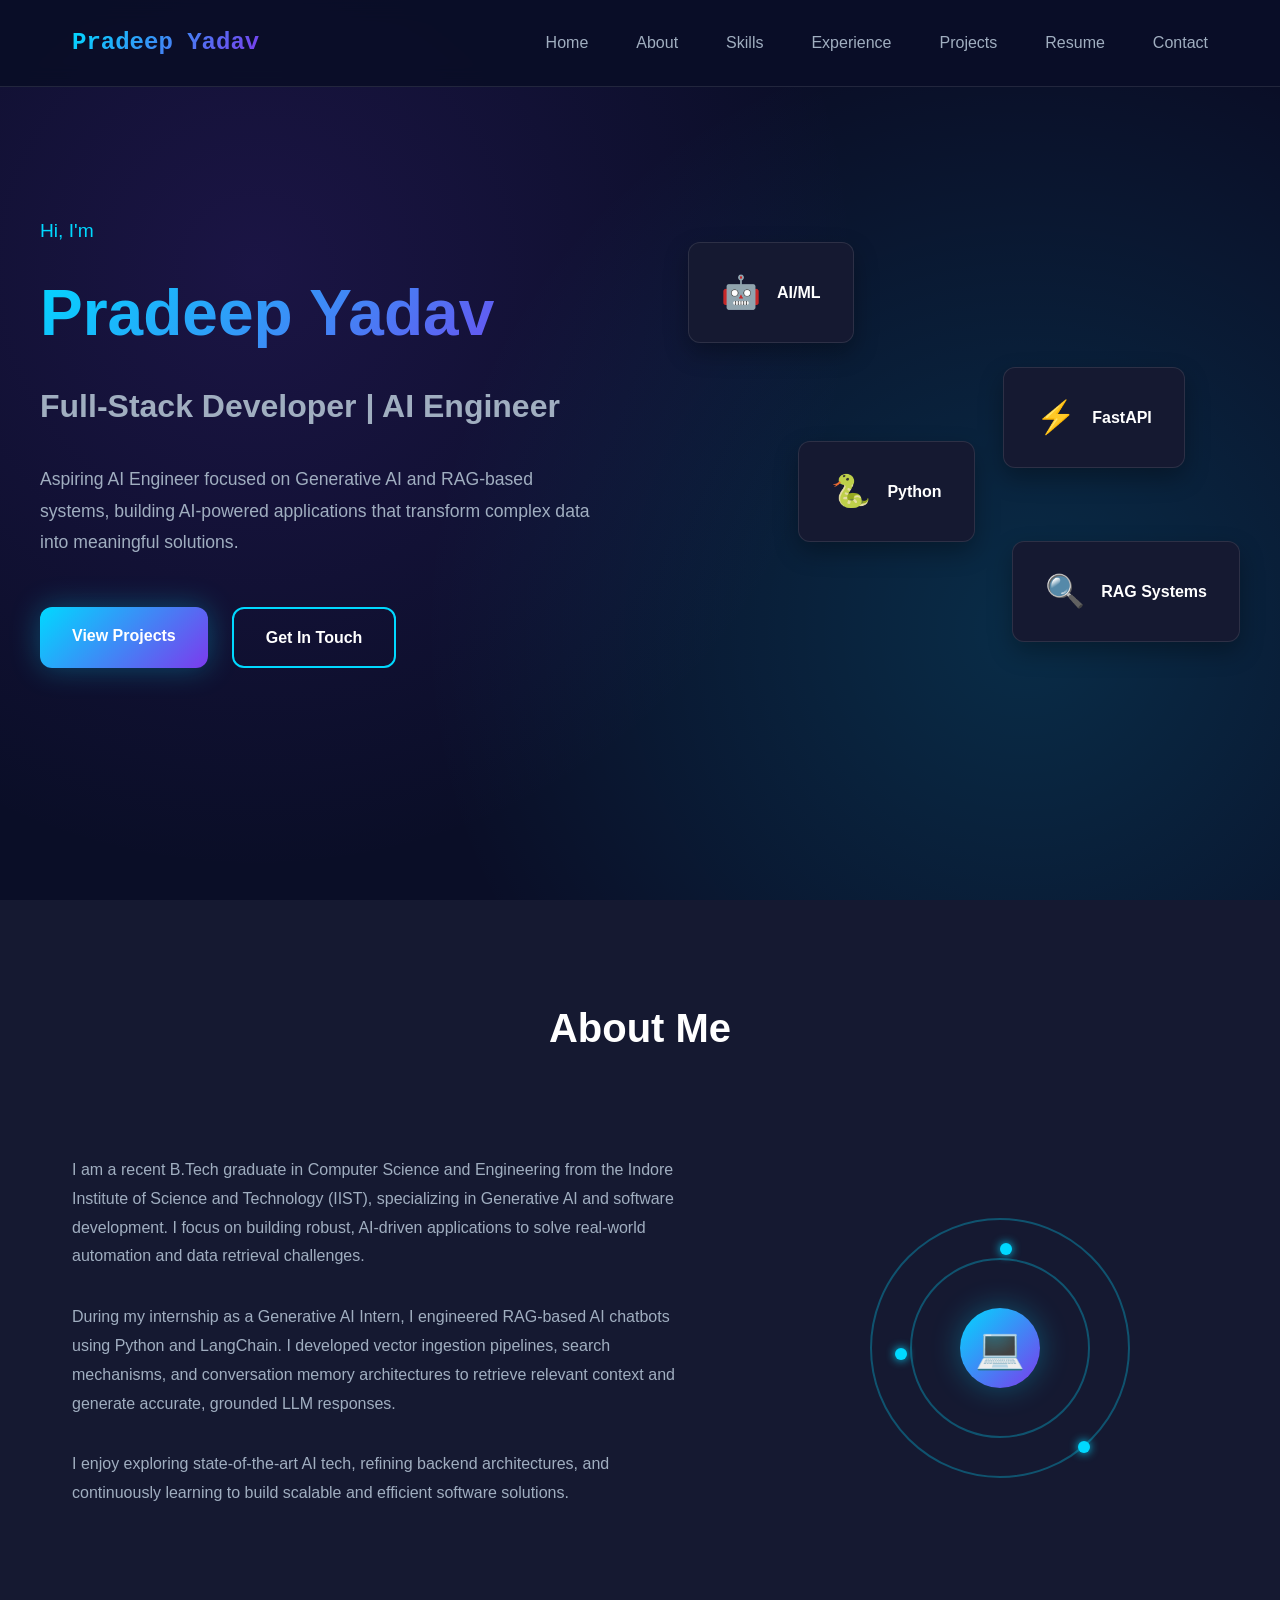
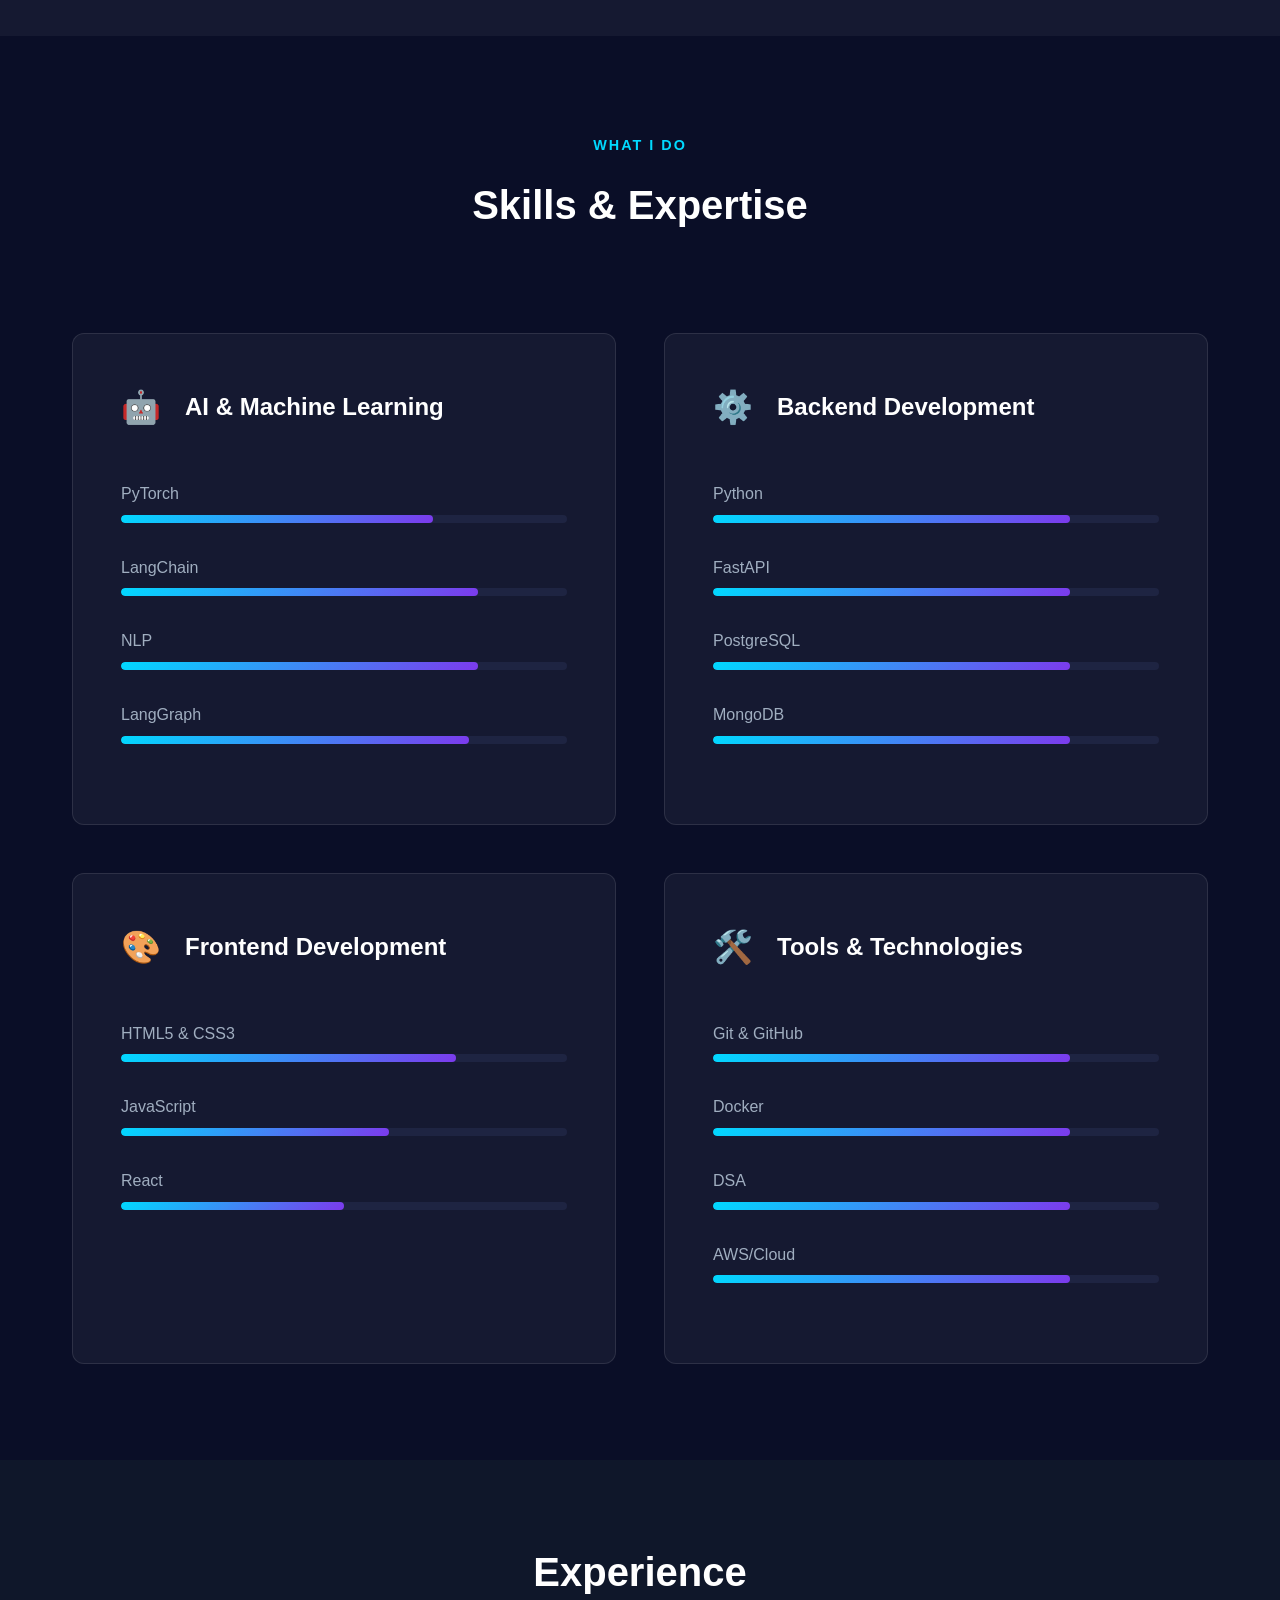
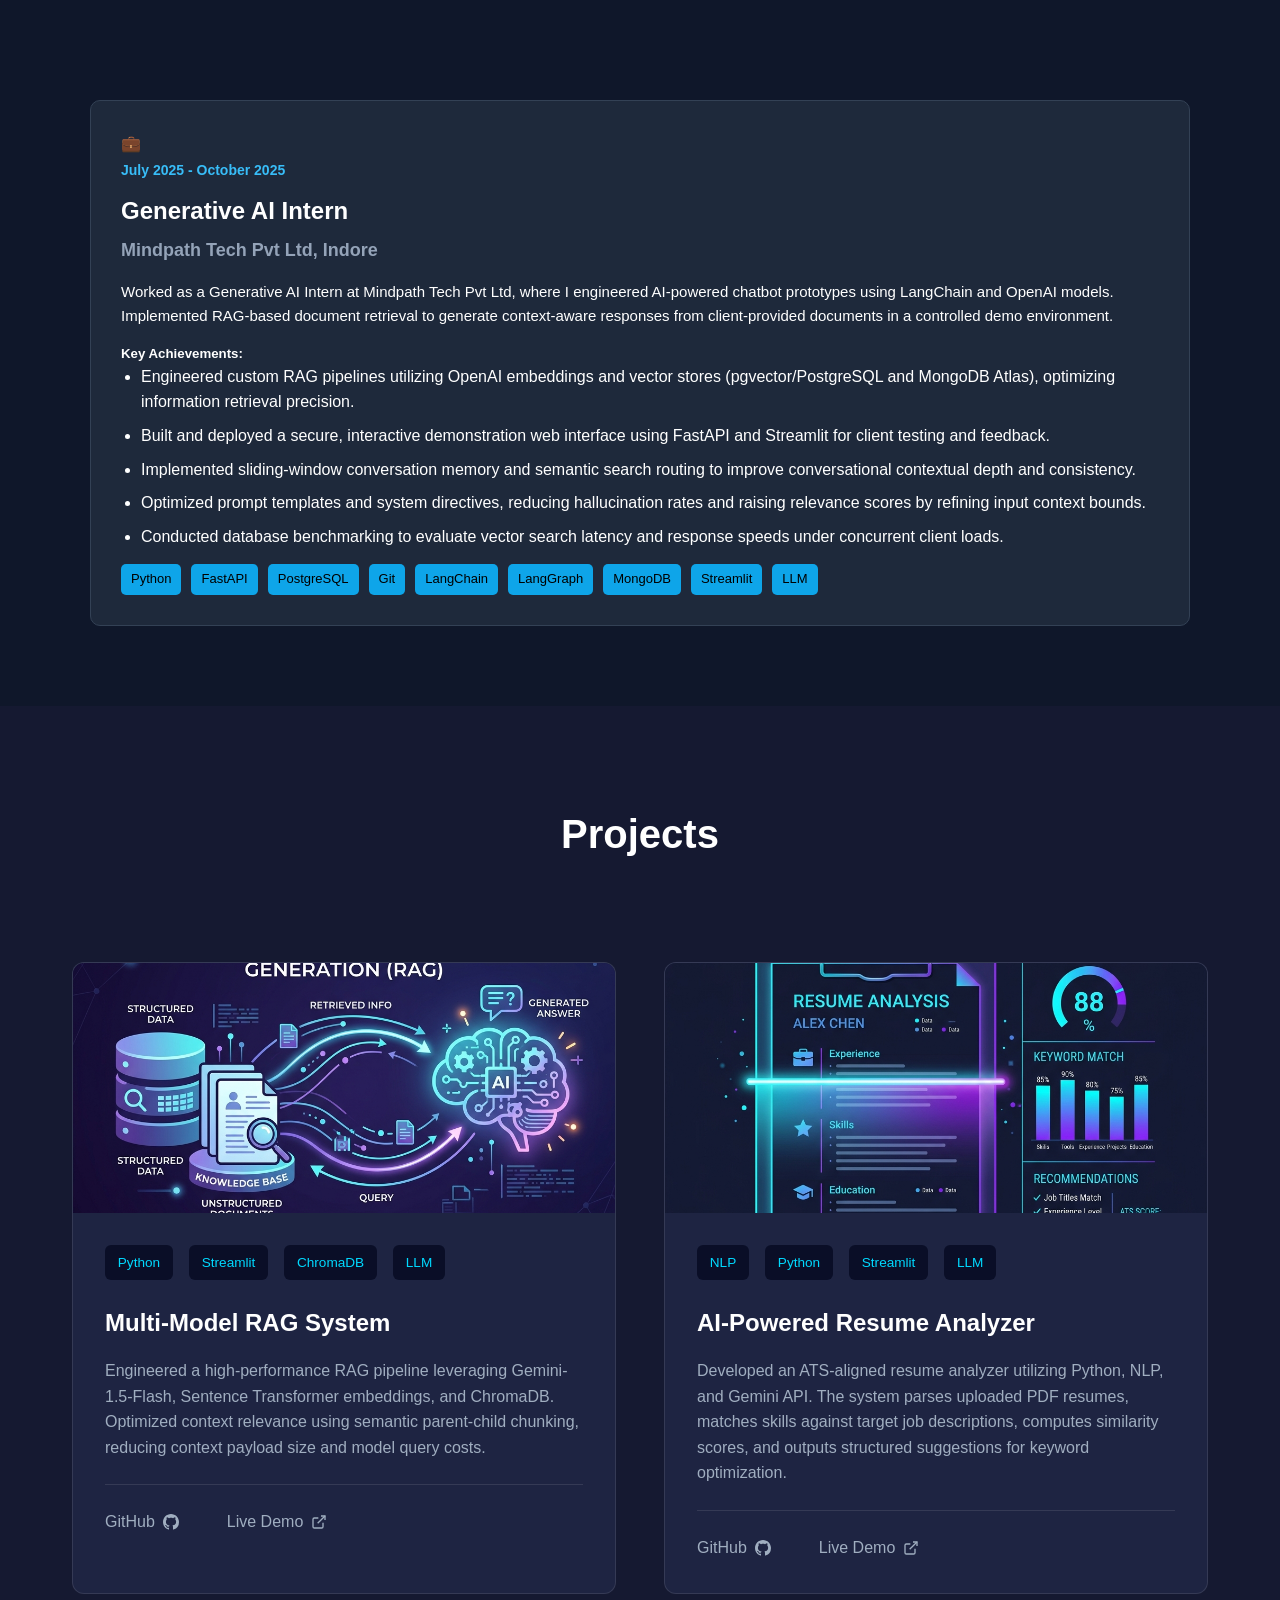
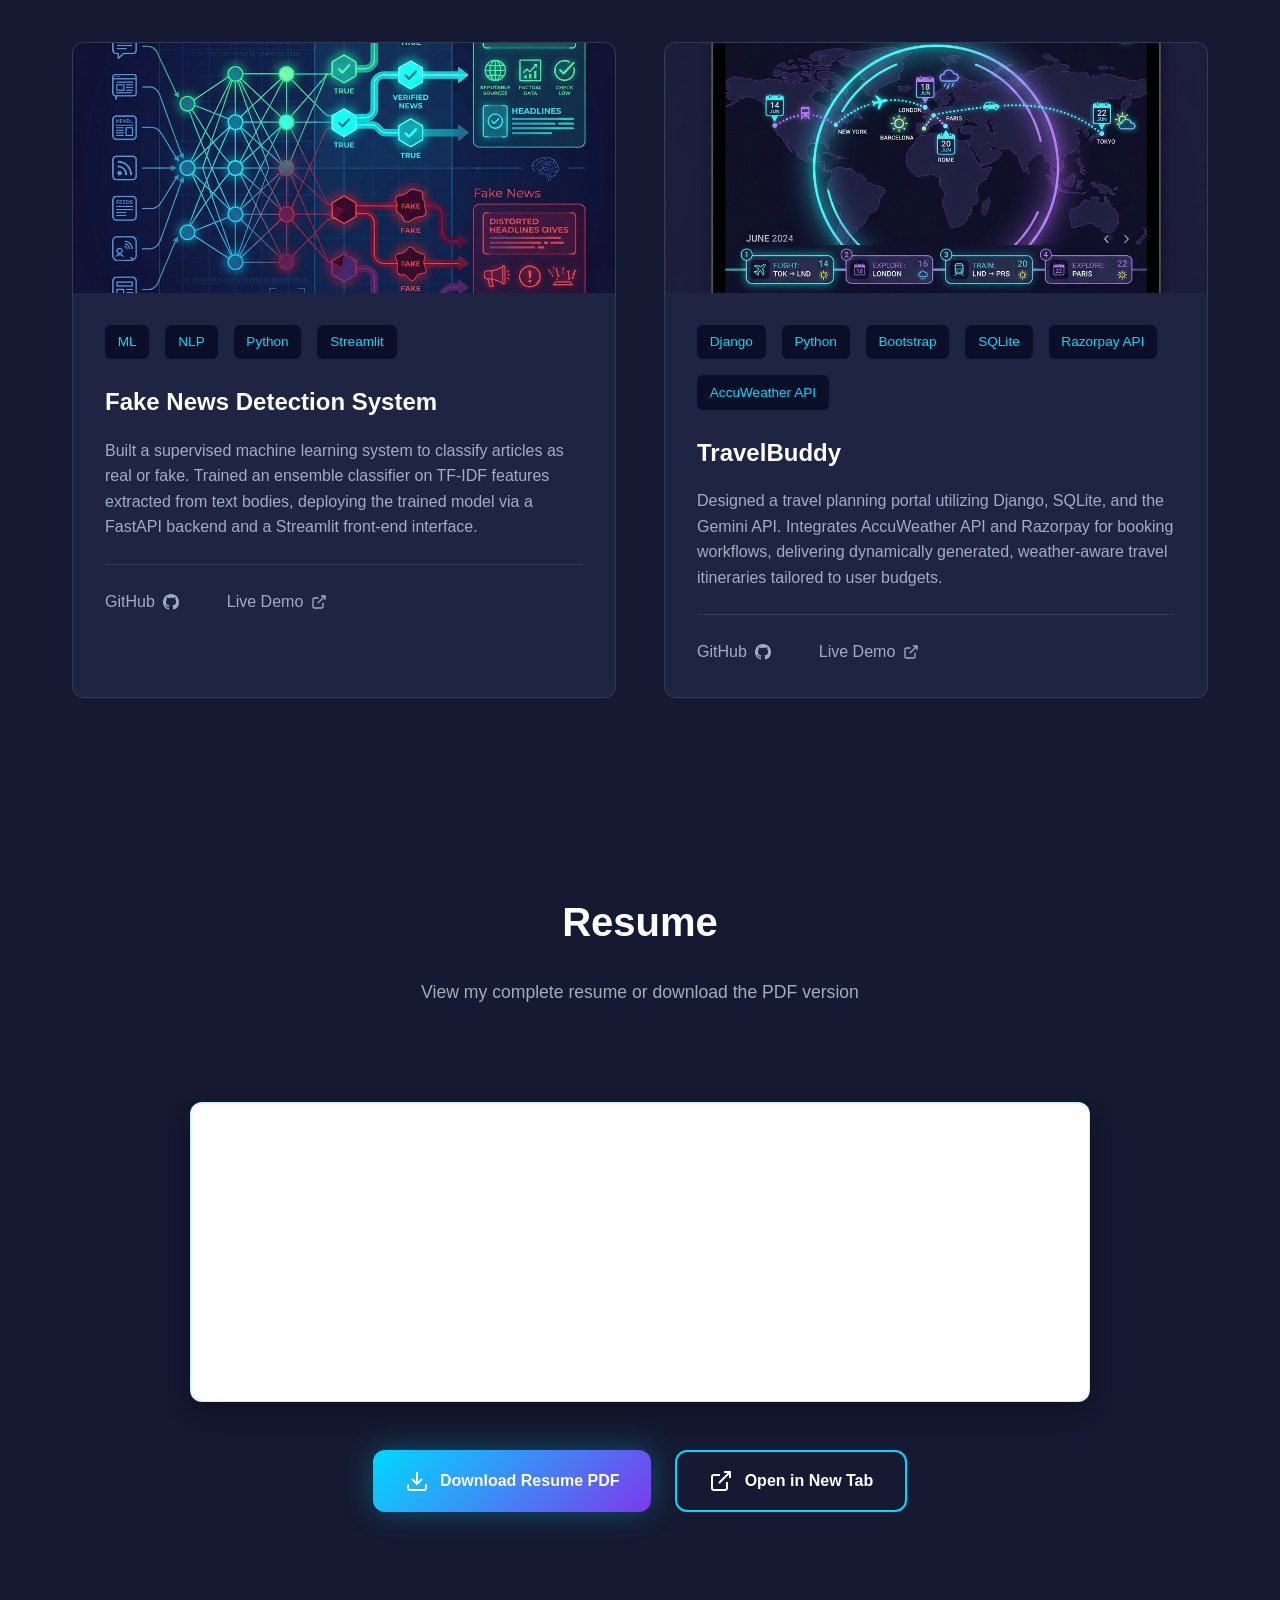
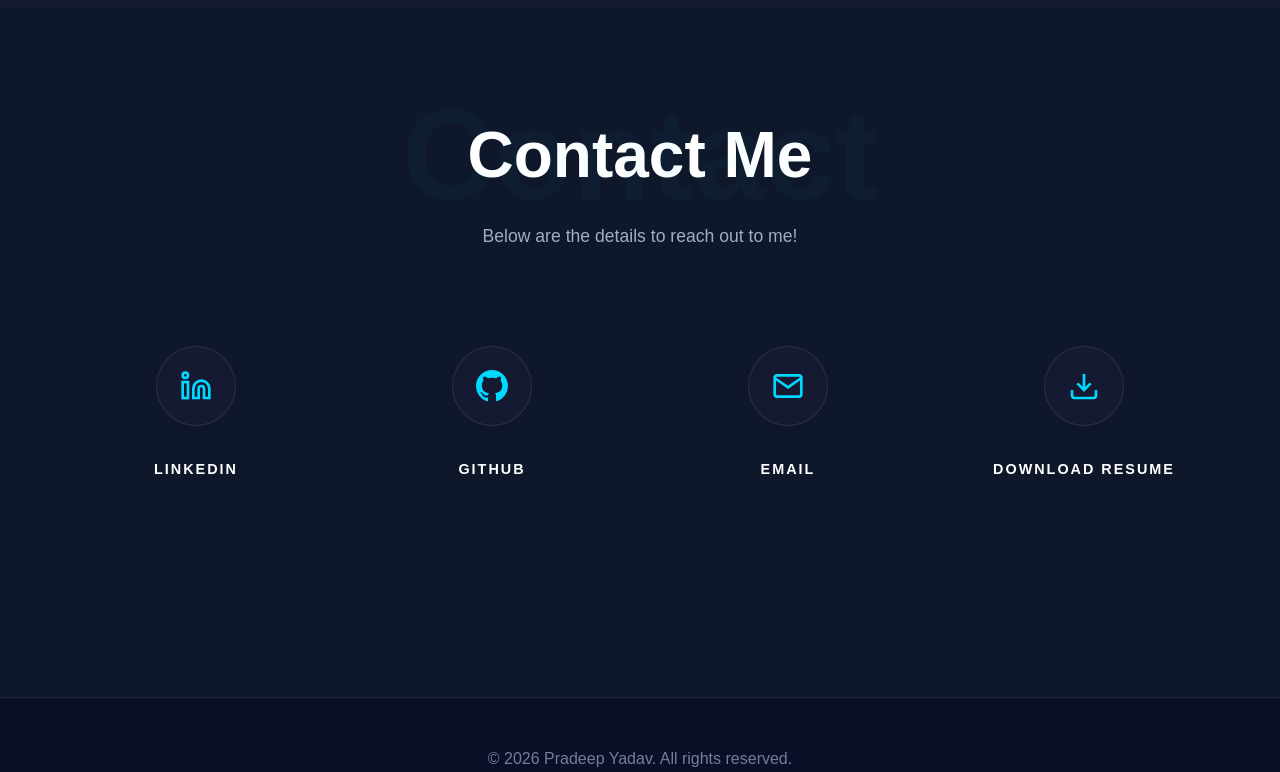
<file: index.html>
<!DOCTYPE html>
<html lang="en">

<head>
    <meta charset="UTF-8">
    <meta name="viewport" content="width=device-width, initial-scale=1.0">
    <meta name="description"
        content="Portfolio of a Full-Stack Developer specializing in AI/ML, Python, and Web Development">
    <meta name="author" content="Pradeep Yadav">
    <title>Pradeep Yadav - Portfolio</title>
    <link rel="stylesheet" href="style.css?v=2">
    <link rel="icon" type="image/png" href="favicon.png">

    <!-- Google tag (gtag.js) -->
    <script async src="https://www.googletagmanager.com/gtag/js?id="></script>
    <script>
      window.dataLayer = window.dataLayer || [];
      function gtag(){dataLayer.push(arguments);}
      gtag('js', new Date());

      gtag('config', 'G-W8RYNQ4T7K');
    </script>
</head>

<body>
    <!-- Navigation -->
    <nav class="navbar" id="navbar">
        <div class="container nav-container">
            <div class="logo">
                <a href="#home"><strong>Pradeep Yadav</strong></a>
            </div>
            <div class="nav-menu" id="navMenu">
                <ul class="nav-links">
                    <li><a href="#home" class="nav-link">Home</a></li>
                    <li><a href="#about" class="nav-link">About</a></li>
                    <li><a href="#skills" class="nav-link">Skills</a></li>
                    <li><a href="#experience" class="nav-link">Experience</a></li>
                    <li><a href="#projects" class="nav-link">Projects</a></li>
                    <li><a href="#resume" class="nav-link">Resume</a></li>
                    <li><a href="#contact" class="nav-link">Contact</a></li>
                </ul>
            </div>
            <div class="hamburger" id="hamburger">
                <span></span>
                <span></span>
                <span></span>
            </div>
        </div>
    </nav>

    <!-- Hero Section -->
    <section class="hero" id="home">
        <div class="hero-background"></div>
        <div class="container hero-content">
            <div class="hero-text">
                <p class="hero-greeting">Hi, I'm</p>
                <h1 class="hero-name">Pradeep Yadav</h1>
                <h2 class="hero-title">Full-Stack Developer | AI Engineer</h2>
                <p class="hero-description">
                    Aspiring AI Engineer focused on Generative AI and RAG-based systems,
                    building AI-powered applications that transform complex data
                    into meaningful solutions.
                </p>
                <div class="hero-buttons">
                    <a href="#projects" class="btn btn-primary">View Projects</a>
                    <a href="#contact" class="btn btn-secondary">Get In Touch</a>
                </div>
            </div>
            <div class="hero-visual">
                <div class="floating-card card-1">
                    <span class="card-icon">🤖</span>
                    <span>AI/ML</span>
                </div>
                <div class="floating-card card-2">
                    <span class="card-icon">⚡</span>
                    <span>FastAPI</span>
                </div>
                <div class="floating-card card-3">
                    <span class="card-icon">🐍</span>
                    <span>Python</span>
                </div>
                <div class="floating-card card-4">
                    <span class="card-icon">🔍</span>
                    <span>RAG Systems</span>
                </div>
            </div>
        </div>
        <div class="scroll-indicator">
        </div>
    </section>

    <!-- About Section -->
    <section class="about" id="about">
        <div class="container">
            <div class="section-header">
                <h2 class="section-title">About Me</h2>
            </div>
            <div class="about-content">
                <div class="about-text">
                    <p class="about-paragraph">
                        I am a recent B.Tech graduate in Computer Science and Engineering from the
                        Indore Institute of Science and Technology (IIST), specializing in
                        Generative AI and software development. I focus on building robust,
                        AI-driven applications to solve real-world automation and data retrieval challenges.
                    </p>

                    <p class="about-paragraph">
                        During my internship as a Generative AI Intern, I engineered
                        RAG-based AI chatbots using Python and LangChain. I developed vector ingestion
                        pipelines, search mechanisms, and conversation memory architectures to retrieve
                        relevant context and generate accurate, grounded LLM responses.
                    </p>

                    <p class="about-paragraph">
                        I enjoy exploring state-of-the-art AI tech, refining backend architectures,
                        and continuously learning to build scalable and efficient software solutions.
                    </p>
                </div>
                <div class="about-visual">
                    <div class="tech-orbit">
                        <div class="orbit-center">
                            <span class="center-icon">💻</span>
                        </div>
                        <div class="orbit-ring ring-1"></div>
                        <div class="orbit-ring ring-2"></div>
                        <div class="orbit-dot dot-1"></div>
                        <div class="orbit-dot dot-2"></div>
                        <div class="orbit-dot dot-3"></div>
                    </div>
                </div>
            </div>
        </div>
    </section>

    <!-- Skills Section -->
    <section class="skills" id="skills">
        <div class="container">
            <div class="section-header">
                <span class="section-label">What I Do</span>
                <h2 class="section-title">Skills & Expertise</h2>
            </div>
            <div class="skills-grid">
                <div class="skill-category">
                    <div class="category-header">
                        <span class="category-icon">🤖</span>
                        <h3>AI & Machine Learning</h3>
                    </div>
                    <ul class="skill-list">
                        <li class="skill-item">
                            <span class="skill-name">PyTorch</span>
                            <div class="skill-bar">
                                <div class="skill-progress" style="width: 70%"></div>
                            </div>
                        </li>
                        <li class="skill-item">
                            <span class="skill-name">LangChain</span>
                            <div class="skill-bar">
                                <div class="skill-progress" style="width: 80%"></div>
                            </div>
                        </li>
                        <li class="skill-item">
                            <span class="skill-name">NLP</span>
                            <div class="skill-bar">
                                <div class="skill-progress" style="width: 80%"></div>
                            </div>
                        </li>
                        <li class="skill-item">
                            <span class="skill-name">LangGraph</span>
                            <div class="skill-bar">
                                <div class="skill-progress" style="width: 78%"></div>
                            </div>
                        </li>
                    </ul>
                </div>
                <div class="skill-category">
                    <div class="category-header">
                        <span class="category-icon">⚙️</span>
                        <h3>Backend Development</h3>
                    </div>
                    <ul class="skill-list">
                        <li class="skill-item">
                            <span class="skill-name">Python</span>
                            <div class="skill-bar">
                                <div class="skill-progress" style="width: 80%"></div>
                            </div>
                        </li>
                        <li class="skill-item">
                            <span class="skill-name">FastAPI</span>
                            <div class="skill-bar">
                                <div class="skill-progress" style="width: 80%"></div>
                            </div>
                        </li>
                        <li class="skill-item">
                            <span class="skill-name">PostgreSQL</span>
                            <div class="skill-bar">
                                <div class="skill-progress" style="width: 80%"></div>
                            </div>
                        </li>
                        <li class="skill-item">
                            <span class="skill-name">MongoDB</span>
                            <div class="skill-bar">
                                <div class="skill-progress" style="width: 80%"></div>
                            </div>
                        </li>
                    </ul>
                </div>
                <div class="skill-category">
                    <div class="category-header">
                        <span class="category-icon">🎨</span>
                        <h3>Frontend Development</h3>
                    </div>
                    <ul class="skill-list">
                        <li class="skill-item">
                            <span class="skill-name">HTML5 & CSS3</span>
                            <div class="skill-bar">
                                <div class="skill-progress" style="width: 75%"></div>
                            </div>
                        </li>
                        <li class="skill-item">
                            <span class="skill-name">JavaScript</span>
                            <div class="skill-bar">
                                <div class="skill-progress" style="width: 60%"></div>
                            </div>
                        </li>
                        <li class="skill-item">
                            <span class="skill-name">React</span>
                            <div class="skill-bar">
                                <div class="skill-progress" style="width: 50%"></div>
                            </div>
                        </li>
                    </ul>
                </div>
                <div class="skill-category">
                    <div class="category-header">
                        <span class="category-icon">🛠️</span>
                        <h3>Tools & Technologies</h3>
                    </div>
                    <ul class="skill-list">
                        <li class="skill-item">
                            <span class="skill-name">Git & GitHub</span>
                            <div class="skill-bar">
                                <div class="skill-progress" style="width: 80%"></div>
                            </div>
                        </li>
                        <li class="skill-item">
                            <span class="skill-name">Docker</span>
                            <div class="skill-bar">
                                <div class="skill-progress" style="width: 80%"></div>
                            </div>
                        </li>
                        <li class="skill-item">
                            <span class="skill-name">DSA</span>
                            <div class="skill-bar">
                                <div class="skill-progress" style="width: 80%"></div>
                            </div>
                        </li>
                        <li class="skill-item">
                            <span class="skill-name">AWS/Cloud</span>
                            <div class="skill-bar">
                                <div class="skill-progress" style="width: 80%"></div>
                            </div>
                        </li>
                    </ul>
                </div>
            </div>
        </div>
    </section>

    <!-- Experience Section -->
    <section class="experience" id="experience">
        <div class="container">
            <div class="section-header">
                <h2 class="section-title">Experience</h2>
            </div>

            <div class="experience-card">
                <div class="experience-badge">
                    <span class="badge-icon">💼</span>
                </div>
                <div class="experience-content">
                    <span class="experience-date">July 2025 - October 2025</span>
                    <h3 class="experience-title">Generative AI Intern</h3>
                    <h4 class="experience-company">
                        <a href="https://www.linkedin.com/company/mindpath-technology-limited" target="_blank"
                            rel="noopener noreferrer">
                            Mindpath Tech Pvt Ltd, Indore
                        </a>
                    </h4>
                    <p class="experience-description">
                        Worked as a Generative AI Intern at Mindpath Tech Pvt Ltd, where I engineered
                        AI-powered chatbot prototypes using LangChain and OpenAI models.
                        Implemented RAG-based document retrieval to generate context-aware responses
                        from client-provided documents in a controlled demo environment.
                    </p>
                    <div class="experience-highlights">
                        <h5>Key Achievements:</h5>
                        <ul>
                            <li>Engineered custom RAG pipelines utilizing OpenAI embeddings and vector stores
                                (pgvector/PostgreSQL and MongoDB Atlas), optimizing information retrieval precision.
                            </li>
                            <li>Built and deployed a secure, interactive demonstration web interface using FastAPI and
                                Streamlit for client testing and feedback.</li>
                            <li>Implemented sliding-window conversation memory and semantic search routing to improve
                                conversational contextual depth and consistency.</li>
                            <li>Optimized prompt templates and system directives, reducing hallucination rates and
                                raising relevance scores by refining input context bounds.</li>
                            <li>Conducted database benchmarking to evaluate vector search latency and response speeds
                                under concurrent client loads.</li>
                        </ul>
                    </div>
                    <div class="experience-skills">
                        <span class="skill-tag">Python</span>
                        <span class="skill-tag">FastAPI</span>
                        <span class="skill-tag">PostgreSQL</span>
                        <span class="skill-tag">Git</span>
                        <span class="skill-tag">LangChain</span>
                        <span class="skill-tag">LangGraph</span>
                        <span class="skill-tag">MongoDB</span>
                        <span class="skill-tag">Streamlit</span>
                        <span class="skill-tag">LLM</span>
                    </div>
                </div>
            </div>
        </div>
    </section>

    <!-- Projects Section -->
    <section class="projects" id="projects">
        <div class="container">
            <div class="section-header">
                <h2 class="section-title">Projects</h2>
            </div>
            <div class="projects-grid">
                <article class="project-card">
                    <div class="project-image">
                        <img src="images/rag_system_cover.png" alt="Multi-Model RAG System" loading="lazy">
                        <div class="project-overlay">
                            <a href="https://github.com/Pradeepyadav999/multi_model_rag" class="project-link"
                                target="_blank">View
                                Project →</a>
                        </div>
                    </div>
                    <div class="project-content">
                        <div class="project-tags">
                            <span class="tag">Python</span>
                            <span class="tag">Streamlit</span>
                            <span class="tag">ChromaDB</span>
                            <span class="tag">LLM</span>
                        </div>
                        <h3 class="project-title">Multi-Model RAG System</h3>
                        <p class="project-description">
                            Engineered a high-performance RAG pipeline leveraging Gemini-1.5-Flash, Sentence Transformer
                            embeddings, and ChromaDB. Optimized context relevance using semantic parent-child chunking,
                            reducing context payload size and model query costs.
                        </p>
                        <div class="project-footer">
                            <a href="https://github.com/Pradeepyadav999/multi_model_rag" class="project-link-item" target="_blank">
                                <span>GitHub</span>
                                <svg width="16" height="16" viewBox="0 0 16 16" fill="currentColor">
                                    <path d="M8 0C3.58 0 0 3.58 0 8c0 3.54 2.29 6.53 5.47 7.59.4.07.55-.17.55-.38 0-.19-.01-.82-.01-1.49-2.01.37-2.53-.49-2.69-.94-.09-.23-.48-.94-.82-1.13-.28-.15-.68-.52-.01-.53.63-.01 1.08.58 1.23.82.72 1.21 1.87.87 2.33.66.07-.52.28-.87.51-1.07-1.78-.2-3.64-.89-3.64-3.95 0-.87.31-1.59.82-2.15-.08-.2-.36-1.02.08-2.12 0 0 .67-.21 2.2.82.64-.18 1.32-.27 2-.27.68 0 1.36.09 2 .27 1.53-1.04 2.2-.82 2.2-.82.44 1.1.16 1.92.08 2.12.51.56.82 1.27.82 2.15 0 3.07-1.87 3.75-3.65 3.95.29.25.54.73.54 1.48 0 1.07-.01 1.93-.01 2.2 0 .21.15.46.55.38A8.013 8.013 0 0016 8c0-4.42-3.58-8-8-8z" />
                                </svg>
                            </a>
                            <a href="#" class="project-link-item" target="_blank">
                                <span>Live Demo</span>
                                <svg width="16" height="16" viewBox="0 0 24 24" fill="none" stroke="currentColor" stroke-width="2">
                                    <path d="M18 13v6a2 2 0 0 1-2 2H5a2 2 0 0 1-2-2V8a2 2 0 0 1 2-2h6"></path>
                                    <polyline points="15 3 21 3 21 9"></polyline>
                                    <line x1="10" y1="14" x2="21" y2="3"></line>
                                </svg>
                            </a>
                        </div>
                    </div>
                </article>

                <article class="project-card">
                    <div class="project-image">
                        <img src="images/resume_analyzer_cover.png" alt="AI-Powered Resume Analyzer" loading="lazy">
                        <div class="project-overlay">
                            <a href="https://github.com/Pradeepyadav999/resumeAnalyser" class="project-link"
                                target="_blank">View Project →</a>
                        </div>
                    </div>
                    <div class="project-content">
                        <div class="project-tags">
                            <span class="tag">NLP</span>
                            <span class="tag">Python</span>
                            <span class="tag">Streamlit</span>
                            <span class="tag">LLM</span>
                        </div>
                        <h3 class="project-title">AI-Powered Resume Analyzer</h3>
                        <p class="project-description">
                            Developed an ATS-aligned resume analyzer utilizing Python, NLP, and Gemini API. The system
                            parses uploaded PDF resumes, matches skills against target job descriptions, computes
                            similarity scores, and outputs structured suggestions for keyword optimization.
                        </p>
                        <div class="project-footer">
                            <a href="https://github.com/Pradeepyadav999/resumeAnalyser" class="project-link-item" target="_blank">
                                <span>GitHub</span>
                                <svg width="16" height="16" viewBox="0 0 16 16" fill="currentColor">
                                    <path d="M8 0C3.58 0 0 3.58 0 8c0 3.54 2.29 6.53 5.47 7.59.4.07.55-.17.55-.38 0-.19-.01-.82-.01-1.49-2.01.37-2.53-.49-2.69-.94-.09-.23-.48-.94-.82-1.13-.28-.15-.68-.52-.01-.53.63-.01 1.08.58 1.23.82.72 1.21 1.87.87 2.33.66.07-.52.28-.87.51-1.07-1.78-.2-3.64-.89-3.64-3.95 0-.87.31-1.59.82-2.15-.08-.2-.36-1.02.08-2.12 0 0 .67-.21 2.2.82.64-.18 1.32-.27 2-.27.68 0 1.36.09 2 .27 1.53-1.04 2.2-.82 2.2-.82.44 1.1.16 1.92.08 2.12.51.56.82 1.27.82 2.15 0 3.07-1.87 3.75-3.65 3.95.29.25.54.73.54 1.48 0 1.07-.01 1.93-.01 2.2 0 .21.15.46.55.38A8.013 8.013 0 0016 8c0-4.42-3.58-8-8-8z" />
                                </svg>
                            </a>
                            <a href="#" class="project-link-item" target="_blank">
                                <span>Live Demo</span>
                                <svg width="16" height="16" viewBox="0 0 24 24" fill="none" stroke="currentColor" stroke-width="2">
                                    <path d="M18 13v6a2 2 0 0 1-2 2H5a2 2 0 0 1-2-2V8a2 2 0 0 1 2-2h6"></path>
                                    <polyline points="15 3 21 3 21 9"></polyline>
                                    <line x1="10" y1="14" x2="21" y2="3"></line>
                                </svg>
                            </a>
                        </div>
                    </div>
                </article>

                <article class="project-card">
                    <div class="project-image">
                        <img src="images/fake_news_cover.png" alt="Fake News Detection System" loading="lazy">
                        <div class="project-overlay">
                            <a href="https://github.com/Pradeepyadav999/fake_news_detection" class="project-link"
                                target="_blank">View Project →</a>
                        </div>
                    </div>
                    <div class="project-content">
                        <div class="project-tags">
                            <span class="tag">ML</span>
                            <span class="tag">NLP</span>
                            <span class="tag">Python</span>
                            <span class="tag">Streamlit</span>
                        </div>
                        <h3 class="project-title">Fake News Detection System</h3>
                        <p class="project-description">
                            Built a supervised machine learning system to classify articles as real or fake. Trained an
                            ensemble classifier on TF-IDF features extracted from text bodies, deploying the trained
                            model via a FastAPI backend and a Streamlit front-end interface.
                        </p>
                        <div class="project-footer">
                            <a href="https://github.com/Pradeepyadav999/fake_news_detection" class="project-link-item" target="_blank">
                                <span>GitHub</span>
                                <svg width="16" height="16" viewBox="0 0 16 16" fill="currentColor">
                                    <path d="M8 0C3.58 0 0 3.58 0 8c0 3.54 2.29 6.53 5.47 7.59.4.07.55-.17.55-.38 0-.19-.01-.82-.01-1.49-2.01.37-2.53-.49-2.69-.94-.09-.23-.48-.94-.82-1.13-.28-.15-.68-.52-.01-.53.63-.01 1.08.58 1.23.82.72 1.21 1.87.87 2.33.66.07-.52.28-.87.51-1.07-1.78-.2-3.64-.89-3.64-3.95 0-.87.31-1.59.82-2.15-.08-.2-.36-1.02.08-2.12 0 0 .67-.21 2.2.82.64-.18 1.32-.27 2-.27.68 0 1.36.09 2 .27 1.53-1.04 2.2-.82 2.2-.82.44 1.1.16 1.92.08 2.12.51.56.82 1.27.82 2.15 0 3.07-1.87 3.75-3.65 3.95.29.25.54.73.54 1.48 0 1.07-.01 1.93-.01 2.2 0 .21.15.46.55.38A8.013 8.013 0 0016 8c0-4.42-3.58-8-8-8z" />
                                </svg>
                            </a>
                            <a href="#" class="project-link-item" target="_blank">
                                <span>Live Demo</span>
                                <svg width="16" height="16" viewBox="0 0 24 24" fill="none" stroke="currentColor" stroke-width="2">
                                    <path d="M18 13v6a2 2 0 0 1-2 2H5a2 2 0 0 1-2-2V8a2 2 0 0 1 2-2h6"></path>
                                    <polyline points="15 3 21 3 21 9"></polyline>
                                    <line x1="10" y1="14" x2="21" y2="3"></line>
                                </svg>
                            </a>
                        </div>
                    </div>
                </article>

                <article class="project-card">
                    <div class="project-image">
                        <img src="images/travel_buddy_cover.png" alt="TravelBuddy" loading="lazy">
                        <div class="project-overlay">
                            <a href="https://github.com/Pradeepyadav999" class="project-link" target="_blank">View
                                Project →</a>
                        </div>
                    </div>
                    <div class="project-content">
                        <div class="project-tags">
                            <span class="tag">Django</span>
                            <span class="tag">Python</span>
                            <span class="tag">Bootstrap</span>
                            <span class="tag">SQLite</span>
                            <span class="tag">Razorpay API</span>
                            <span class="tag">AccuWeather API</span>
                        </div>
                        <h3 class="project-title">TravelBuddy</h3>
                        <p class="project-description">
                            Designed a travel planning portal utilizing Django, SQLite, and the Gemini API. Integrates
                            AccuWeather API and Razorpay for booking workflows, delivering dynamically generated,
                            weather-aware travel itineraries tailored to user budgets.
                        </p>
                        <div class="project-footer">
                            <a href="https://github.com/Pradeepyadav999" class="project-link-item" target="_blank">
                                <span>GitHub</span>
                                <svg width="16" height="16" viewBox="0 0 16 16" fill="currentColor">
                                    <path d="M8 0C3.58 0 0 3.58 0 8c0 3.54 2.29 6.53 5.47 7.59.4.07.55-.17.55-.38 0-.19-.01-.82-.01-1.49-2.01.37-2.53-.49-2.69-.94-.09-.23-.48-.94-.82-1.13-.28-.15-.68-.52-.01-.53.63-.01 1.08.58 1.23.82.72 1.21 1.87.87 2.33.66.07-.52.28-.87.51-1.07-1.78-.2-3.64-.89-3.64-3.95 0-.87.31-1.59.82-2.15-.08-.2-.36-1.02.08-2.12 0 0 .67-.21 2.2.82.64-.18 1.32-.27 2-.27.68 0 1.36.09 2 .27 1.53-1.04 2.2-.82 2.2-.82.44 1.1.16 1.92.08 2.12.51.56.82 1.27.82 2.15 0 3.07-1.87 3.75-3.65 3.95.29.25.54.73.54 1.48 0 1.07-.01 1.93-.01 2.2 0 .21.15.46.55.38A8.013 8.013 0 0016 8c0-4.42-3.58-8-8-8z" />
                                </svg>
                            </a>
                            <a href="#" class="project-link-item" target="_blank">
                                <span>Live Demo</span>
                                <svg width="16" height="16" viewBox="0 0 24 24" fill="none" stroke="currentColor" stroke-width="2">
                                    <path d="M18 13v6a2 2 0 0 1-2 2H5a2 2 0 0 1-2-2V8a2 2 0 0 1 2-2h6"></path>
                                    <polyline points="15 3 21 3 21 9"></polyline>
                                    <line x1="10" y1="14" x2="21" y2="3"></line>
                                </svg>
                            </a>
                        </div>
                    </div>
                </article>
            </div>
        </div>
    </section>

    <!-- Resume Section -->
    <section class="resume-section" id="resume">
        <div class="container">
            <div class="section-header">
                <h2 class="section-title">Resume</h2>
                <p class="section-description">View my complete resume or download the PDF version</p>
            </div>

            <div class="resume-viewer-container">
                <!-- Resume Viewer -->
                <div class="resume-viewer">
                    <iframe src="./Pradeep_Resume.pdf#toolbar=0" class="resume-pdf-viewer"></iframe>
                </div>

                <!-- Actions -->
                <div class="resume-actions">
                    <a href="./Pradeep_Resume.pdf" download class="btn-download-resume">
                        <svg width="24" height="24" viewBox="0 0 24 24" fill="none" stroke="currentColor"
                            stroke-width="2">
                            <path d="M21 15v4a2 2 0 0 1-2 2H5a2 2 0 0 1-2-2v-4"></path>
                            <polyline points="7 10 12 15 17 10"></polyline>
                            <line x1="12" y1="15" x2="12" y2="3"></line>
                        </svg>
                        Download Resume PDF
                    </a>
                    <a href="./resume.html" target="_blank" class="btn-open-resume">
                        <svg width="24" height="24" viewBox="0 0 24 24" fill="none" stroke="currentColor"
                            stroke-width="2">
                            <path d="M18 13v6a2 2 0 0 1-2 2H5a2 2 0 0 1-2-2V8a2 2 0 0 1 2-2h6"></path>
                            <polyline points="15 3 21 3 21 9"></polyline>
                            <line x1="10" y1="14" x2="21" y2="3"></line>
                        </svg>
                        Open in New Tab
                    </a>
                </div>
            </div>
        </div>
    </section>

    <!-- Contact Section -->
    <section class="contact" id="contact">
        <div class="container">
            <!-- Section Header -->
            <div class="contact-header">
                <h2 class="contact-title">Contact Me</h2>
                <p class="contact-subtitle">Below are the details to reach out to me!</p>
            </div>

            <!-- Contact Cards Grid -->
            <div class="contact-cards">
                <a href="https://linkedin.com/in/pradeep-yadav-30279a260" target="_blank" class="contact-card">
                    <div class="contact-icon">
                        <svg width="32" height="32" viewBox="0 0 24 24" fill="none" stroke="currentColor"
                            stroke-width="2">
                            <path d="M16 8a6 6 0 0 1 6 6v7h-4v-7a2 2 0 0 0-4 0v7h-4v-7a6 6 0 0 1 6-6z"></path>
                            <rect x="2" y="9" width="4" height="12"></rect>
                            <circle cx="4" cy="4" r="2"></circle>
                        </svg>
                    </div>
                    <h3 class="contact-card-title">LINKEDIN</h3>
                </a>

                <!-- Github -->
                <a href="https://github.com/Pradeepyadav999" target="_blank" class="contact-card">
                    <div class="contact-icon">
                        <svg width="32" height="32" viewBox="0 0 16 16" fill="currentColor">
                            <path
                                d="M8 0C3.58 0 0 3.58 0 8c0 3.54 2.29 6.53 5.47 7.59.4.07.55-.17.55-.38 0-.19-.01-.82-.01-1.49-2.01.37-2.53-.49-2.69-.94-.09-.23-.48-.94-.82-1.13-.28-.15-.68-.52-.01-.53.63-.01 1.08.58 1.23.82.72 1.21 1.87.87 2.33.66.07-.52.28-.87.51-1.07-1.78-.2-3.64-.89-3.64-3.95 0-.87.31-1.59.82-2.15-.08-.2-.36-1.02.08-2.12 0 0 .67-.21 2.2.82.64-.18 1.32-.27 2-.27.68 0 1.36.09 2 .27 1.53-1.04 2.2-.82 2.2-.82.44 1.1.16 1.92.08 2.12.51.56.82 1.27.82 2.15 0 3.07-1.87 3.75-3.65 3.95.29.25.54.73.54 1.48 0 1.07-.01 1.93-.01 2.2 0 .21.15.46.55.38A8.013 8.013 0 0016 8c0-4.42-3.58-8-8-8z" />
                        </svg>
                    </div>
                    <h3 class="contact-card-title">GITHUB</h3>
                </a>


                <!-- Email Card -->
                <a href="mailto:pradeepyadav1650209@gmail.com" class="contact-card">
                    <div class="contact-icon">
                        <svg width="32" height="32" viewBox="0 0 24 24" fill="none" stroke="currentColor"
                            stroke-width="2">
                            <path d="M4 4h16c1.1 0 2 .9 2 2v12c0 1.1-.9 2-2 2H4c-1.1 0-2-.9-2-2V6c0-1.1.9-2 2-2z">
                            </path>
                            <polyline points="22,6 12,13 2,6"></polyline>
                        </svg>
                    </div>
                    <h3 class="contact-card-title">EMAIL</h3>
                </a>

                <!-- Resume  -->
                <a href="./Pradeep_Resume.pdf" download class="contact-card">
                    <div class="contact-icon">
                        <svg width="32" height="32" viewBox="0 0 24 24" fill="none" stroke="currentColor"
                            stroke-width="2">
                            <path d="M21 15v4a2 2 0 0 1-2 2H5a2 2 0 0 1-2-2v-4"></path>
                            <polyline points="7 10 12 15 17 10"></polyline>
                            <line x1="12" y1="15" x2="12" y2="3"></line>
                        </svg>
                    </div>
                    <h3 class="contact-card-title">DOWNLOAD RESUME</h3>
                </a>
            </div>
        </div>
    </section>

    <div class="footer-bottom">
        <p>© 2026 Pradeep Yadav. All rights reserved.</p>
    </div>

    <!-- Mobile Nav Active States Trigger JS -->
    <script>
        document.addEventListener('DOMContentLoaded', () => {
            const hamburger = document.getElementById('hamburger');
            const navMenu = document.getElementById('navMenu');
            const navLinks = document.querySelectorAll('.nav-link');

            // Toggle active classes on click
            hamburger.addEventListener('click', (e) => {
                e.stopPropagation();
                hamburger.classList.toggle('active');
                navMenu.classList.toggle('active');
            });

            // Close menu and smooth scroll on local link clicks without updating URL hash
            const localLinks = document.querySelectorAll('a[href^="#"]');
            localLinks.forEach(link => {
                link.addEventListener('click', (e) => {
                    e.preventDefault();
                    const targetId = link.getAttribute('href');
                    if (targetId === '#') return;
                    const targetElement = document.querySelector(targetId);
                    if (targetElement) {
                        targetElement.scrollIntoView({ behavior: 'smooth' });
                        // Save to session storage immediately
                        sessionStorage.setItem('activeSection', targetId);
                    }
                    
                    // Close mobile nav menu
                    hamburger.classList.remove('active');
                    navMenu.classList.remove('active');
                });
            });

            // Close menu when clicking anywhere outside
            document.addEventListener('click', (e) => {
                if (navMenu.classList.contains('active') && !navMenu.contains(e.target) && !hamburger.contains(e.target)) {
                    hamburger.classList.remove('active');
                    navMenu.classList.remove('active');
                }
            });

            // Scroll Spy to save viewport section on refresh
            const sections = document.querySelectorAll('section[id]');
            const observerOptions = {
                root: null,
                rootMargin: '-20% 0px -60% 0px',
                threshold: 0
            };

            const observer = new IntersectionObserver((entries) => {
                entries.forEach(entry => {
                    if (entry.isIntersecting) {
                        const sectionId = entry.target.getAttribute('id');
                        sessionStorage.setItem('activeSection', '#' + sectionId);
                    }
                });
            }, observerOptions);

            sections.forEach(section => {
                observer.observe(section);
            });

            // Restore scroll position on reload
            const activeSection = sessionStorage.getItem('activeSection');
            if (activeSection) {
                setTimeout(() => {
                    const targetElement = document.querySelector(activeSection);
                    if (targetElement) {
                        targetElement.scrollIntoView({ behavior: 'auto' });
                    }
                }, 50);
            }
        });
    </script>
</body>

</html>
</file>
<file: style.css>
:root {
    --color-bg-primary: #0a0e27;
    --color-bg-secondary: #151931;
    --color-bg-tertiary: #1e2442;
    --color-accent-primary: #00d9ff;
    --color-accent-secondary: #7c3aed;
    --color-accent-gradient: linear-gradient(135deg, #00d9ff 0%, #7c3aed 100%);
    --color-text-primary: #ffffff;
    --color-text-secondary: #a0aec0;
    --color-text-muted: #718096;
    --color-success: #10b981;
    --color-error: #ef4444;

    --font-primary: 'Segoe UI', -apple-system, BlinkMacSystemFont, sans-serif;
    --font-mono: 'Courier New', monospace;

    --space-xs: 0.5rem;
    --space-sm: 1rem;
    --space-md: 1.5rem;
    --space-lg: 2rem;
    --space-xl: 3rem;
    --space-2xl: 4rem;
    --space-3xl: 6rem;

    --container-width: 1200px;
    --border-radius: 12px;
    --transition-speed: 0.3s;

    /* Shadows */
    --shadow-sm: 0 2px 4px rgba(0, 0, 0, 0.1);
    --shadow-md: 0 4px 6px rgba(0, 0, 0, 0.2);
    --shadow-lg: 0 10px 25px rgba(0, 0, 0, 0.3);
    --shadow-glow: 0 0 30px rgba(0, 217, 255, 0.3);
}

* {
    margin: 0;
    padding: 0;
    box-sizing: border-box;
}

html {
    scroll-behavior: smooth;
    font-size: 16px;
}

body {
    font-family: var(--font-primary);
    background-color: var(--color-bg-primary);
    color: var(--color-text-primary);
    line-height: 1.6;
    overflow-x: hidden;
}

.container {
    max-width: var(--container-width);
    margin: 0 auto;
    padding: 0 var(--space-lg);
}

a {
    text-decoration: none;
    color: inherit;
    transition: all var(--transition-speed) ease;
}

img {
    max-width: 100%;
    display: block;
}

.navbar {
    position: fixed;
    top: 0;
    left: 0;
    width: 100%;
    background: rgba(10, 14, 39, 0.95);
    backdrop-filter: blur(10px);
    z-index: 1000;
    transition: all var(--transition-speed) ease;
    border-bottom: 1px solid rgba(255, 255, 255, 0.1);
}

.nav-container {
    display: flex;
    justify-content: space-between;
    align-items: center;
    padding: var(--space-md) var(--space-lg);
}

.logo a {
    font-size: 1.5rem;
    font-weight: 700;
    font-family: var(--font-mono);
    background: var(--color-accent-gradient);
    -webkit-background-clip: text;
    -webkit-text-fill-color: transparent;
    background-clip: text;
}

.nav-links {
    display: flex;
    list-style: none;
    gap: var(--space-xl);
    align-items: center;
}

.nav-link {
    position: relative;
    color: var(--color-text-secondary);
    font-weight: 500;
    padding: 0.5rem 0;
}

.nav-link::after {
    content: '';
    position: absolute;
    bottom: 0;
    left: 0;
    width: 0;
    height: 2px;
    background: var(--color-accent-gradient);
    transition: width var(--transition-speed) ease;
}

.nav-link:hover {
    color: var(--color-text-primary);
}

.nav-link:hover::after {
    width: 100%;
}

.hamburger {
    display: none;
    flex-direction: column;
    gap: 5px;
    cursor: pointer;
    z-index: 1001;
}

.hamburger span {
    width: 25px;
    height: 3px;
    background: var(--color-text-primary);
    border-radius: 3px;
    transition: all var(--transition-speed) ease;
}

.hamburger.active span:nth-child(1) {
    transform: rotate(45deg) translate(8px, 8px);
}

.hamburger.active span:nth-child(2) {
    opacity: 0;
}

.hamburger.active span:nth-child(3) {
    transform: rotate(-45deg) translate(7px, -7px);
}

.hero {
    position: relative;
    min-height: 100vh;
    display: flex;
    align-items: center;
    justify-content: center;
    padding-top: 80px;
    overflow: hidden;
}

.hero-background {
    position: absolute;
    top: 0;
    left: 0;
    width: 100%;
    height: 100%;
    background:
        radial-gradient(circle at 20% 30%, rgba(124, 58, 237, 0.15) 0%, transparent 50%),
        radial-gradient(circle at 80% 70%, rgba(0, 217, 255, 0.15) 0%, transparent 50%);
    z-index: 0;
}

.hero-content {
    position: relative;
    z-index: 1;
    display: grid;
    grid-template-columns: 1fr 1fr;
    gap: var(--space-3xl);
    align-items: center;
    padding: var(--space-3xl) 0;
}

.hero-greeting {
    font-size: 1.2rem;
    color: var(--color-accent-primary);
    margin-bottom: var(--space-sm);
    animation: fadeInUp 0.6s ease forwards;
    opacity: 0;
}

.hero-name {
    font-size: 4rem;
    font-weight: 800;
    margin-bottom: var(--space-sm);
    background: var(--color-accent-gradient);
    -webkit-background-clip: text;
    -webkit-text-fill-color: transparent;
    background-clip: text;
    animation: fadeInUp 0.6s ease 0.2s forwards;
    opacity: 0;
}

.hero-title {
    font-size: 2rem;
    color: var(--color-text-secondary);
    margin-bottom: var(--space-lg);
    animation: fadeInUp 0.6s ease 0.4s forwards;
    opacity: 0;
}

.hero-description {
    font-size: 1.1rem;
    color: var(--color-text-secondary);
    line-height: 1.8;
    margin-bottom: var(--space-xl);
    animation: fadeInUp 0.6s ease 0.6s forwards;
    opacity: 0;
}

.hero-buttons {
    display: flex;
    gap: var(--space-md);
    animation: fadeInUp 0.6s ease 0.8s forwards;
    opacity: 0;
}

.btn {
    display: inline-block;
    padding: 1rem 2rem;
    border-radius: var(--border-radius);
    font-weight: 600;
    transition: all var(--transition-speed) ease;
    cursor: pointer;
    border: none;
    font-size: 1rem;
}

.btn-primary {
    background: var(--color-accent-gradient);
    color: var(--color-text-primary);
    box-shadow: var(--shadow-glow);
}

.btn-primary:hover {
    transform: translateY(-2px);
    box-shadow: 0 0 40px rgba(0, 217, 255, 0.5);
}

.btn-secondary {
    background: transparent;
    color: var(--color-text-primary);
    border: 2px solid var(--color-accent-primary);
}

.btn-secondary:hover {
    background: var(--color-accent-primary);
    transform: translateY(-2px);
}

/* Hero Visual Cards */
.hero-visual {
    position: relative;
    height: 500px;
}

.floating-card {
    position: absolute;
    background: var(--color-bg-secondary);
    border: 1px solid rgba(255, 255, 255, 0.1);
    border-radius: var(--border-radius);
    padding: var(--space-md) var(--space-lg);
    display: flex;
    align-items: center;
    gap: var(--space-sm);
    font-weight: 600;
    box-shadow: var(--shadow-lg);
    animation: float 3s ease-in-out infinite;
}

.card-icon {
    font-size: 2rem;
}

.card-1 {
    top: 10%;
    left: 0;
    animation-delay: 0s;
}

.card-2 {
    top: 35%;
    right: 10%;
    animation-delay: 0.5s;
}

.card-3 {
    bottom: 30%;
    left: 20%;
    animation-delay: 1s;
}

.card-4 {
    bottom: 10%;
    right: 0;
    animation-delay: 1.5s;
}

.scroll-indicator {
    position: absolute;
    bottom: var(--space-xl);
    left: 50%;
    transform: translateX(-50%);
    display: flex;
    flex-direction: column;
    align-items: center;
    gap: var(--space-sm);
    color: var(--color-text-muted);
    font-size: 0.9rem;
    animation: bounce 2s infinite;
}

section {
    padding: var(--space-3xl) 0;
}

.section-header {
    text-align: center;
    margin-bottom: var(--space-3xl);
}

.section-label {
    display: inline-block;
    color: var(--color-accent-primary);
    font-size: 0.9rem;
    font-weight: 600;
    text-transform: uppercase;
    letter-spacing: 2px;
    margin-bottom: var(--space-sm);
}

.section-title {
    font-size: 2.5rem;
    font-weight: 700;
    margin-bottom: var(--space-md);
}

.about {
    background: var(--color-bg-secondary);
}

.about-content {
    display: grid;
    grid-template-columns: 1.5fr 1fr;
    gap: var(--space-3xl);
    align-items: center;
}

.about-paragraph {
    margin-bottom: var(--space-lg);
    color: var(--color-text-secondary);
    line-height: 1.8;
}

/* Tech Orbit Animation */
.tech-orbit {
    position: relative;
    width: 300px;
    height: 300px;
    margin: 0 auto;
}

.orbit-center {
    position: absolute;
    top: 50%;
    left: 50%;
    transform: translate(-50%, -50%);
    width: 80px;
    height: 80px;
    background: var(--color-accent-gradient);
    border-radius: 50%;
    display: flex;
    align-items: center;
    justify-content: center;
    box-shadow: var(--shadow-glow);
}

.center-icon {
    font-size: 2.5rem;
}

.orbit-ring {
    position: absolute;
    top: 50%;
    left: 50%;
    transform: translate(-50%, -50%);
    border: 2px solid rgba(0, 217, 255, 0.3);
    border-radius: 50%;
}

.ring-1 {
    width: 180px;
    height: 180px;
    animation: rotate 20s linear infinite;
}

.ring-2 {
    width: 260px;
    height: 260px;
    animation: rotate 30s linear infinite reverse;
}

.orbit-dot {
    position: absolute;
    width: 12px;
    height: 12px;
    background: var(--color-accent-primary);
    border-radius: 50%;
    box-shadow: 0 0 10px var(--color-accent-primary);
}

.dot-1 {
    top: 15%;
    left: 50%;
    animation: rotate 20s linear infinite;
    transform-origin: 0 125px;
}

.dot-2 {
    top: 50%;
    left: 15%;
    animation: rotate 30s linear infinite reverse;
    transform-origin: 115px 0;
}

.dot-3 {
    bottom: 15%;
    right: 20%;
    animation: rotate 25s linear infinite;
    transform-origin: -80px -80px;
}

.skills-grid {
    display: grid;
    grid-template-columns: repeat(2, 1fr);
    gap: var(--space-xl);
}

.skill-category {
    background: var(--color-bg-secondary);
    padding: var(--space-xl);
    border-radius: var(--border-radius);
    border: 1px solid rgba(255, 255, 255, 0.1);
    transition: all var(--transition-speed) ease;
}

.skill-category:hover {
    transform: translateY(-5px);
    border-color: var(--color-accent-primary);
    box-shadow: var(--shadow-lg);
}

.category-header {
    display: flex;
    align-items: center;
    gap: var(--space-md);
    margin-bottom: var(--space-xl);
}

.category-icon {
    font-size: 2rem;
}

.category-header h3 {
    font-size: 1.5rem;
}

.skill-list {
    list-style: none;
}

.skill-item {
    margin-bottom: var(--space-lg);
}

.skill-name {
    display: block;
    color: var(--color-text-secondary);
    margin-bottom: var(--space-xs);
    font-weight: 500;
}

.skill-bar {
    height: 8px;
    background: var(--color-bg-tertiary);
    border-radius: 4px;
    overflow: hidden;
}

.skill-progress {
    height: 100%;
    background: var(--color-accent-gradient);
    border-radius: 4px;
    transition: width 1s ease;
}

.projects {
    background: var(--color-bg-secondary);
}

.projects-grid {
    display: grid;
    grid-template-columns: repeat(2, 1fr);
    gap: var(--space-xl);
}

.project-card {
    background: var(--color-bg-tertiary);
    border-radius: var(--border-radius);
    overflow: hidden;
    border: 1px solid rgba(255, 255, 255, 0.1);
    transition: all var(--transition-speed) ease;
}

.project-card:hover {
    transform: translateY(-10px);
    box-shadow: var(--shadow-lg);
    border-color: var(--color-accent-primary);
}

.project-image {
    position: relative;
    height: 250px;
    overflow: hidden;
}

.project-image img {
    width: 100%;
    height: 100%;
    object-fit: cover;
    transition: transform var(--transition-speed) ease;
}

.project-card:hover .project-image img {
    transform: scale(1.05);
}



.project-overlay {
    position: absolute;
    top: 0;
    left: 0;
    width: 100%;
    height: 100%;
    background: rgba(0, 217, 255, 0.9);
    display: flex;
    align-items: center;
    justify-content: center;
    opacity: 0;
    transition: all var(--transition-speed) ease;
}

.project-card:hover .project-overlay {
    opacity: 1;
}

.project-link {
    display: flex;
    align-items: center;
    gap: var(--space-md);
    color: var(--color-text-primary);
    font-size: 1.2rem;
    font-weight: 600;
}

.project-content {
    padding: var(--space-lg);
}

.project-tags {
    display: flex;
    gap: var(--space-sm);
    margin-bottom: var(--space-md);
    flex-wrap: wrap;
}

.tag {
    padding: 0.4rem 0.8rem;
    background: var(--color-bg-primary);
    color: var(--color-accent-primary);
    border-radius: 6px;
    font-size: 0.85rem;
    font-weight: 500;
}

.project-title {
    font-size: 1.5rem;
    margin-bottom: var(--space-sm);
}

.project-description {
    color: var(--color-text-secondary);
    line-height: 1.6;
    margin-bottom: var(--space-md);
}

.project-footer {
    display: flex;
    justify-content: flex-start;
    align-items: center;
    gap: var(--space-xl);
    padding-top: var(--space-md);
    border-top: 1px solid rgba(255, 255, 255, 0.1);
}

.project-link-item {
    display: flex;
    align-items: center;
    gap: var(--space-xs);
    color: var(--color-text-secondary);
    transition: all var(--transition-speed) ease;
    text-decoration: none;
}

.project-link-item:hover {
    color: var(--color-accent-primary);
}

.contact {
    background: #0f172a;
    padding: var(--space-3xl) 0;
    position: relative;
}

.contact-header {
    text-align: center;
    margin-bottom: var(--space-3xl);
    position: relative;
}

.contact-title {
    font-size: 4rem;
    font-weight: 800;
    color: #ffffff;
    margin-bottom: var(--space-sm);
    position: relative;
    display: inline-block;
}

.contact-title::before {
    content: 'Contact';
    position: absolute;
    top: 50%;
    left: 50%;
    transform: translate(-50%, -50%);
    font-size: 8rem;
    font-weight: 900;
    color: rgba(0, 217, 255, 0.03);
    /* Cyan at 3% opacity */
    white-space: nowrap;
    z-index: 0;
    pointer-events: none;
}

.contact-subtitle {
    font-size: 1.1rem;
    color: var(--color-text-secondary);
    position: relative;
    z-index: 1;
}

.contact-cards {
    display: grid;
    grid-template-columns: repeat(4, 1fr);
    gap: var(--space-xl);
    margin-bottom: var(--space-3xl);
}

.contact-card {
    border-radius: var(--border-radius);
    text-align: center;
    position: relative;
    overflow: hidden;
}

.contact-card:hover {
    transform: translateY(-10px);
}

.contact-icon {
    width: 80px;
    height: 80px;
    background: var(--color-bg-secondary);
    border-radius: 50%;
    display: flex;
    align-items: center;
    justify-content: center;
    margin: 0 auto var(--space-lg);
    color: var(--color-accent-primary);
    transition: all 0.4s ease;
    position: relative;
    z-index: 1;
    border: 1px solid rgba(255, 255, 255, 0.1);
}

.contact-card:hover .contact-icon {
    background: var(--color-accent-gradient);
    color: var(--color-text-primary);
    transform: scale(1.1) rotate(5deg);
    box-shadow: var(--shadow-glow);
    border-color: transparent;
}

.contact-card-title {
    font-size: 0.9rem;
    font-weight: 700;
    color: var(--color-text-primary);
    letter-spacing: 2px;
    margin-bottom: var(--space-md);
    text-transform: uppercase;
}



.footer-bottom {
    text-align: center;
    padding-top: var(--space-xl);
    border-top: 1px solid rgba(255, 255, 255, 0.1);
    color: var(--color-text-muted);
}

@keyframes fadeInUp {
    from {
        opacity: 0;
        transform: translateY(30px);
    }

    to {
        opacity: 1;
        transform: translateY(0);
    }
}

@keyframes float {

    0%,
    100% {
        transform: translateY(0);
    }

    50% {
        transform: translateY(-20px);
    }
}

@keyframes bounce {

    0%,
    100% {
        transform: translateX(-50%) translateY(0);
    }

    50% {
        transform: translateX(-50%) translateY(-10px);
    }
}

@keyframes rotate {
    from {
        transform: translate(-50%, -50%) rotate(0deg);
    }

    to {
        transform: translate(-50%, -50%) rotate(360deg);
    }
}

.experience {
    padding: 80px 20px;
    background: #0f172a;
    color: #fff;
}

.experience-card {
    max-width: 1100px;
    margin: auto;
    background: #1e293b;
    padding: 30px;
    border-radius: 10px;
    border: 1px solid #334155;
}

.experience-date {
    font-size: 14px;
    color: #38bdf8;
    font-weight: 600;
}

.experience-title {
    font-size: 24px;
    margin: 10px 0 5px;
}

.experience-company {
    font-size: 18px;
    color: #94a3b8;
    margin-bottom: 15px;
}

.experience-description {
    font-size: 15px;
    line-height: 1.6;
    margin-bottom: 15px;
}

.experience-highlights ul {
    padding-left: 20px;
    margin-bottom: 15px;
}

.experience-highlights li {
    margin-bottom: 8px;
}

.experience-skills {
    display: flex;
    flex-wrap: wrap;
    gap: 10px;
}

.skill-tag {
    background: #0ea5e9;
    color: #000;
    padding: 5px 10px;
    border-radius: 5px;
    font-size: 13px;
}

.resume-section {
    background: var(--color-bg-secondary);
    padding: var(--space-3xl) 0;
}

.section-description {
    text-align: center;
    color: var(--color-text-secondary);
    font-size: 1.1rem;
    margin-top: var(--space-sm);
}

.resume-viewer-container {
    max-width: 900px;
    margin: 0 auto;
}

.resume-viewer {
    width: 100%;
    height: 300px;
    background: #ffffff;
    border-radius: var(--border-radius);
    overflow: hidden;
    box-shadow: var(--shadow-lg);
    border: 1px solid rgba(0, 217, 255, 0.3);
    margin-bottom: var(--space-xl);
}

.resume-pdf-viewer {
    width: 100%;
    height: 100%;
    border: none;
}

.resume-actions {
    display: flex;
    gap: var(--space-md);
    justify-content: center;
    flex-wrap: wrap;
}

.btn-download-resume,
.btn-open-resume {
    display: inline-flex;
    align-items: center;
    gap: 0.7rem;
    padding: 1rem 2rem;
    border-radius: var(--border-radius);
    font-weight: 600;
    font-size: 1rem;
    transition: all var(--transition-speed) ease;
    text-decoration: none;
    cursor: pointer;
}

.btn-download-resume {
    background: var(--color-accent-gradient);
    color: var(--color-text-primary);
    box-shadow: var(--shadow-glow);
}

.btn-download-resume:hover {
    transform: translateY(-3px);
    box-shadow: 0 10px 30px rgba(0, 217, 255, 0.5);
}

.btn-open-resume {
    background: transparent;
    color: var(--color-text-primary);
    border: 2px solid var(--color-accent-primary);
}

.btn-open-resume:hover {
    background: var(--color-accent-primary);
    transform: translateY(-3px);
}

.btn-download-resume svg,
.btn-open-resume svg {
    width: 24px;
    height: 24px;
}

@media (max-width: 992px) {
    .hero-content {
        grid-template-columns: 1fr;
        gap: var(--space-xl);
        text-align: center;
        padding: var(--space-xl) 0;
    }

    .hero-buttons {
        justify-content: center;
    }

    .hero-visual {
        height: 380px;
        margin-top: var(--space-lg);
    }

    .floating-card {
        padding: var(--space-sm) var(--space-md);
    }
}

@media (max-width: 768px) {
    .container {
        padding: 0 var(--space-md);
    }

    section {
        padding: var(--space-2xl) 0;
    }

    .hamburger {
        display: flex;
    }

    .nav-menu {
        position: fixed;
        top: 0;
        right: -100%;
        width: 70%;
        max-width: 300px;
        height: 100vh;
        background: rgba(21, 25, 49, 0.98);
        backdrop-filter: blur(10px);
        border-left: 1px solid rgba(255, 255, 255, 0.1);
        padding: 100px var(--space-lg) var(--space-lg);
        transition: right var(--transition-speed) ease;
        z-index: 999;
        box-shadow: var(--shadow-lg);
    }

    .nav-menu.active {
        right: 0;
    }

    .nav-links {
        flex-direction: column;
        align-items: flex-start;
        gap: var(--space-lg);
    }

    .nav-link {
        font-size: 1.2rem;
        width: 100%;
    }

    .hero-name {
        font-size: 2.8rem;
    }

    .hero-title {
        font-size: 1.5rem;
    }

    .hero-description {
        font-size: 1rem;
        margin: 0 auto var(--space-lg);
        max-width: 550px;
    }

    .hero-visual {
        height: 320px;
    }

    /* Keep floating cards completely inside bounds on tablet/mobile */
    .card-1 {
        top: 5%;
        left: 5%;
    }

    .card-2 {
        top: 30%;
        right: 5%;
    }

    .card-3 {
        bottom: 30%;
        left: 10%;
    }

    .card-4 {
        bottom: 5%;
        right: 5%;
    }

    .about-content {
        grid-template-columns: 1fr;
        gap: var(--space-xl);
    }

    .about-visual {
        display: flex;
        justify-content: center;
        margin-top: var(--space-md);
    }

    .skills-grid {
        grid-template-columns: 1fr;
        gap: var(--space-lg);
    }

    .skill-category {
        padding: var(--space-lg);
    }

    .experience-card {
        padding: 20px 15px;
    }

    .projects-grid {
        grid-template-columns: 1fr;
        gap: var(--space-lg);
    }

    .project-image {
        height: 200px;
    }

    .resume-viewer {
        display: none; /* Hide buggy mobile PDF iframe */
    }

    .resume-actions {
        flex-direction: column;
        width: 100%;
    }

    .btn-download-resume,
    .btn-open-resume {
        width: 100%;
        justify-content: center;
    }

    .contact-title {
        font-size: 2.5rem;
    }

    .contact-title::before {
        font-size: 4.5rem;
    }

    .contact-cards {
        grid-template-columns: repeat(2, 1fr);
        gap: var(--space-lg);
    }
}

@media (max-width: 480px) {
    .container {
        padding: 0 var(--space-sm);
    }

    section {
        padding: var(--space-xl) 0;
    }

    .hero-name {
        font-size: 2.2rem;
    }

    .hero-title {
        font-size: 1.3rem;
    }

    .hero-visual {
        height: 280px;
    }

    .floating-card {
        padding: var(--space-xs) var(--space-sm);
        font-size: 0.85rem;
    }

    .card-icon {
        font-size: 1.3rem;
    }

    /* Position visual cards carefully on small phones */
    .card-1 {
        top: 5%;
        left: 2%;
    }

    .card-2 {
        top: 30%;
        right: 2%;
    }

    .card-3 {
        bottom: 35%;
        left: 5%;
    }

    .card-4 {
        bottom: 5%;
        right: 2%;
    }

    /* Scale down tech orbit visual for small mobile devices */
    .tech-orbit {
        transform: scale(0.8);
        transform-origin: center;
        margin: -30px auto;
    }

    .resume-section {
        padding: var(--space-xl) 0;
    }

    .section-description {
        font-size: 1rem;
    }

    .btn-download-resume,
    .btn-open-resume {
        padding: 0.9rem 1.5rem;
        font-size: 0.95rem;
    }

    .contact-title {
        font-size: 2.2rem;
    }

    .contact-title::before {
        display: none; /* Hide backing text to prevent any horizontal overflow */
    }

    .contact-cards {
        grid-template-columns: 1fr;
        gap: var(--space-md);
    }
}
</file>
